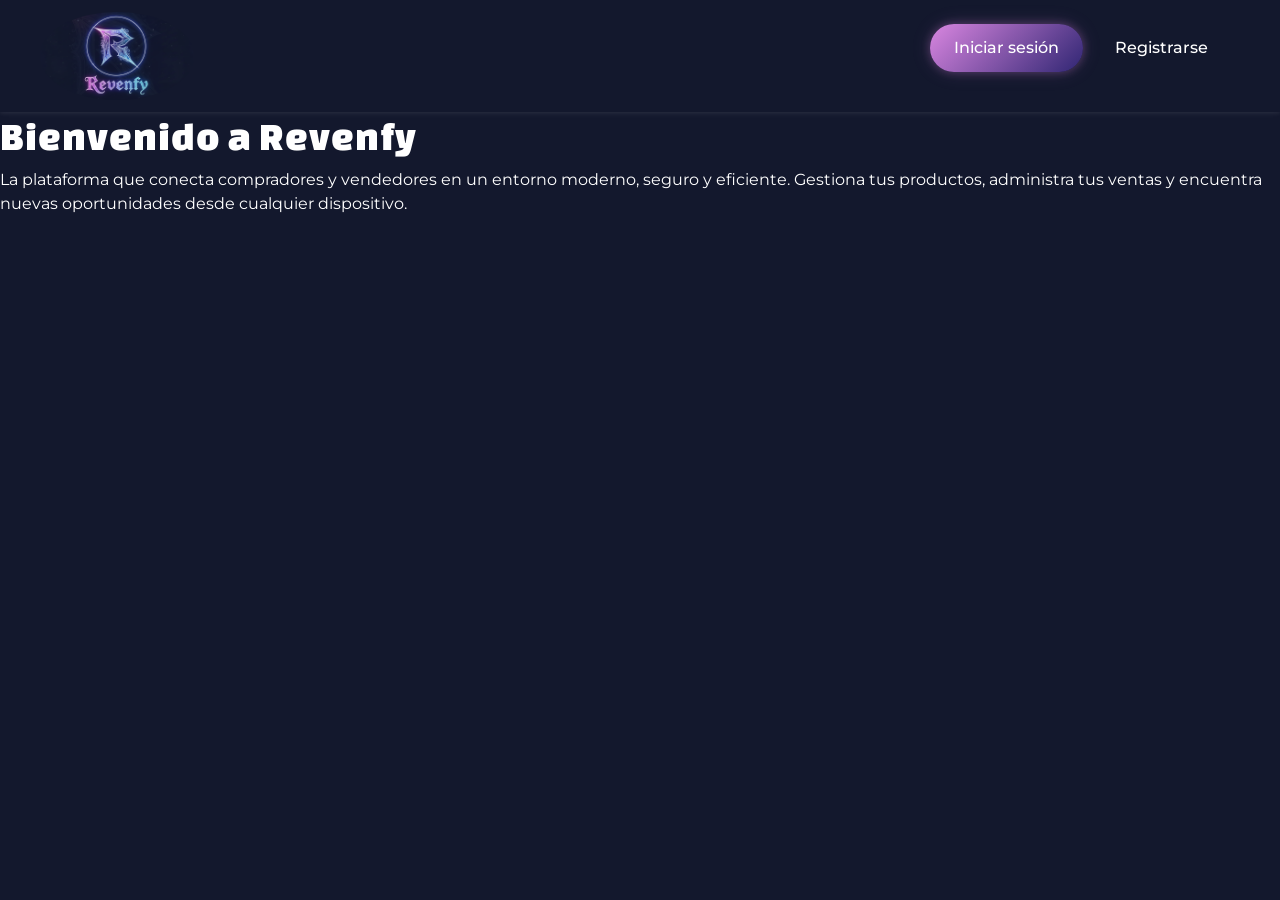
<file: HTML_CSS/HTML_CSS/Revenfy/index.html>
<!DOCTYPE html>
<html lang="es">
<head>
    <meta charset="UTF-8">
    <meta name="viewport" content="width=device-width, initial-scale=1.0">
    <title>Revenfy</title>

    <link href="https://cdn.jsdelivr.net/npm/bootstrap@5.3.8/dist/css/bootstrap.min.css" rel="stylesheet">
    <link rel="stylesheet" href="styles.css">
    <link rel="icon" type="image/png" href="Revenfy.png">
    <link rel="preconnect" href="https://fonts.googleapis.com">
<link rel="preconnect" href="https://fonts.gstatic.com" crossorigin>
<link href="https://fonts.googleapis.com/css2?family=Changa+One:ital@0;1&family=Montserrat:ital,wght@0,100..900;1,100..900&display=swap" rel="stylesheet">
</head>
<body>

<header>

    <nav>
        <div class="nav-container">

            <a href="index.html">
                <img src="Revenfy.png" alt="Revenfy - Logotipo Oficial">
            </a>

            <!-- Botón hamburguesa -->
            <button
                class="menu-btn"
                id="menuBtn"
                aria-label="Abrir menú de navegación"
                aria-expanded="false">
                ☰
            </button>

            <ul class="nav-links" id="navlinks">
                <li>
                    <a href="login.html" class="btn-login">
                        Iniciar sesión
                    </a>
                </li>

                <li>
                    <a href="registrarse.html" class="btn-register">
                        Registrarse
                    </a>
                </li>
            </ul>

        </div>
    </nav>

</header>

<!-- SECCIÓN PRINCIPAL -->
<main class="hero">

    <div class="hero-content">

        <h1>
            Bienvenido a Revenfy
        </h1>

        <p>
            La plataforma que conecta compradores y vendedores
            en un entorno moderno, seguro y eficiente.
            Gestiona tus productos, administra tus ventas
            y encuentra nuevas oportunidades desde cualquier dispositivo.
        </p>
    </div>

</main>

<script src="js/script.js"></script>

</body>
</html>
</file>
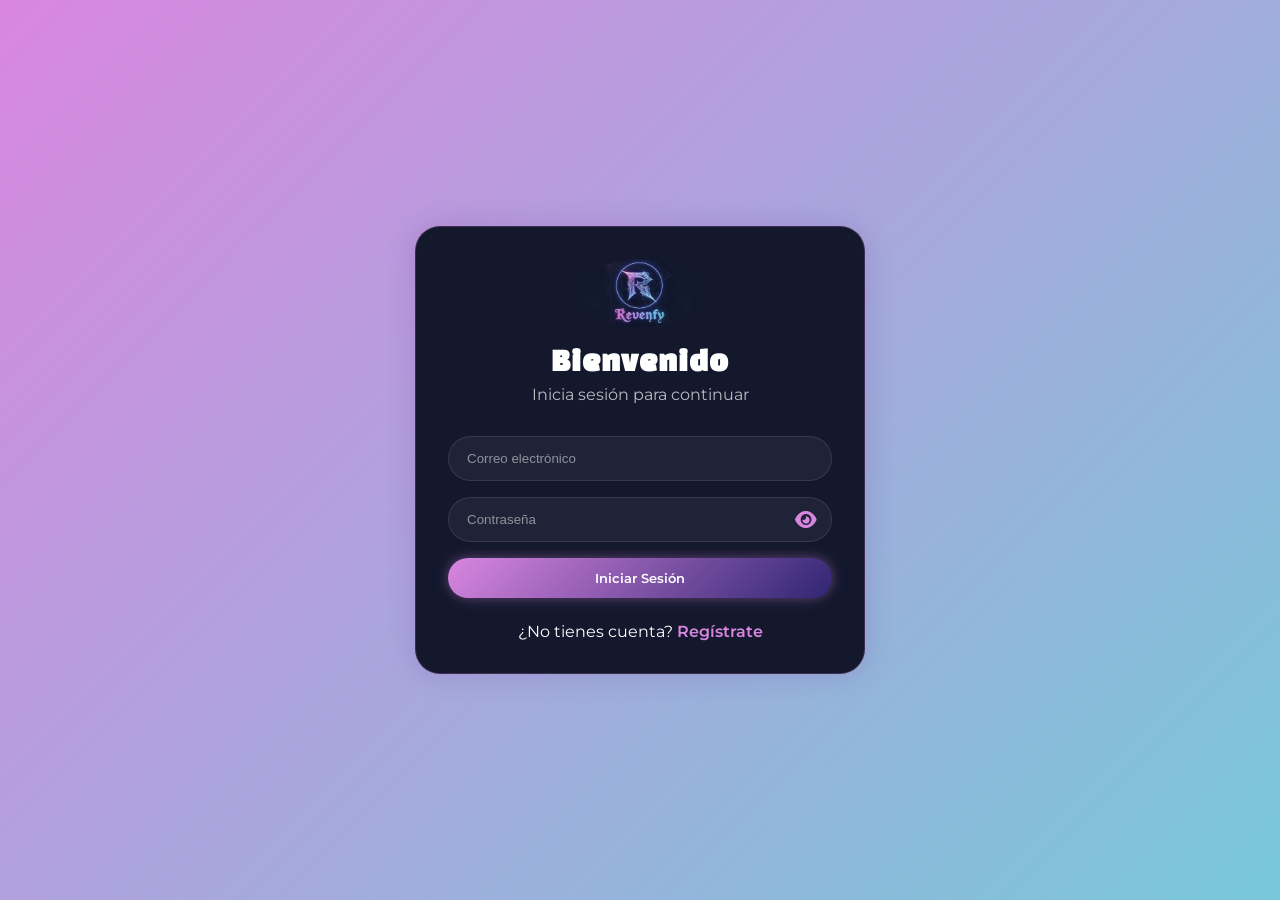
<file: HTML_CSS/HTML_CSS/Revenfy/dashboard.html>
<!DOCTYPE html>
<html lang="es">
<head>
    <meta charset="UTF-8">
    <meta name="viewport" content="width=device-width, initial-scale=1.0">
    <title>Dashboard - Revenfy</title>

    <link rel="stylesheet" href="styles.css">
    <link rel="icon" href="Revenfy.png">

    <link rel="stylesheet"
    href="https://cdn.jsdelivr.net/npm/bootstrap-icons@1.11.3/font/bootstrap-icons.min.css">
    <link rel="preconnect" href="https://fonts.googleapis.com">
<link rel="preconnect" href="https://fonts.gstatic.com" crossorigin>
<link href="https://fonts.googleapis.com/css2?family=Changa+One:ital@0;1&family=Montserrat:ital,wght@0,100..900;1,100..900&display=swap" rel="stylesheet">
</head>

<body>

<script>
if(localStorage.getItem("sesion") !== "activa"){
    window.location.href = "login.html";
}
</script>

<!-- =======================
     NAVBAR MOBILE CORRECTO
======================= -->

   <div class="mobile-navbar">

    <button class="dash-menu-hamburger"
        onclick="
            document.getElementById('dashSidebar').classList.toggle('open');
            document.getElementById('sidebarOverlay').classList.toggle('visible');
        ">
        <i class="bi bi-list"></i>
    </button>

</div>


<!-- =======================
        DASHBOARD
======================= -->
<div class="dashboard">

    <!-- Overlay -->
<div class="sidebar-overlay" id="sidebarOverlay"></div>
    <!-- SIDEBAR -->
    <aside class="sidebar" id="dashSidebar">

        <div class="logo">
            <img src="Revenfy.png" alt="Revenfy">
        </div>

        <ul>
            <li class="active-item">
                <i class="bi bi-house-door"></i>
                Inicio
            </li>

            <li>
                <i class="bi bi-box-seam"></i>
                Productos
            </li>

            <li>
                <i class="bi bi-receipt"></i>
                Pedidos
            </li>

            <li>
                <i class="bi bi-person"></i>
                Perfil
            </li>
        </ul>

        <button onclick="cerrarSesion()" class="logout">
            Cerrar sesión
        </button>

    </aside>

    <!-- MAIN -->
    <main class="main">

        <h1 id="tituloDashboard">
            Bienvenido a Revenfy
        </h1>


        <!-- COMPRADOR -->
        <div id="dashboardComprador" style="display:none;">
            <div class="cards">
                <div class="card">
                    <h3>Favoritos</h3>
                    <p class="card-data">12 productos</p>
                </div>

                <div class="card">
                    <h3>Carrito</h3>
                    <p class="card-data">3 productos</p>
                </div>

                <div class="card">
                    <h3>Compras</h3>
                    <p class="card-data">8 realizadas</p>
                </div>
            </div>
        </div>

        <!-- VENDEDOR -->
        <div id="dashboardVendedor" style="display:none;">
            <div class="cards">
                <div class="card">
                    <h3>Ventas</h3>
                    <p class="card-data">120 hoy</p>
                </div>

                <div class="card">
                    <h3>Productos</h3>
                    <p class="card-data">45 activos</p>
                </div>

                <div class="card">
                    <h3>Pedidos</h3>
                    <p class="card-data">18 nuevos</p>
                </div>
            </div>
        </div>

               <!-- AMBOS -->
        <div id="dashboardAmbos" style="display:none;">
            <div class="cards">

                <div class="card">
                    <h3>Compras</h3>
                    <p class="card-data">8 realizadas</p>
                </div>

                <div class="card">
                    <h3>Ventas</h3>
                    <p class="card-data">120 hoy</p>
                </div>

                <div class="card">
                    <h3>Estadísticas</h3>
                    <p class="card-data">Actividad completa</p>
                </div>

            </div>
        </div>

    </main>

</div>

<script src="js/dashboard.js"></script>

</body>
</html>
</file>
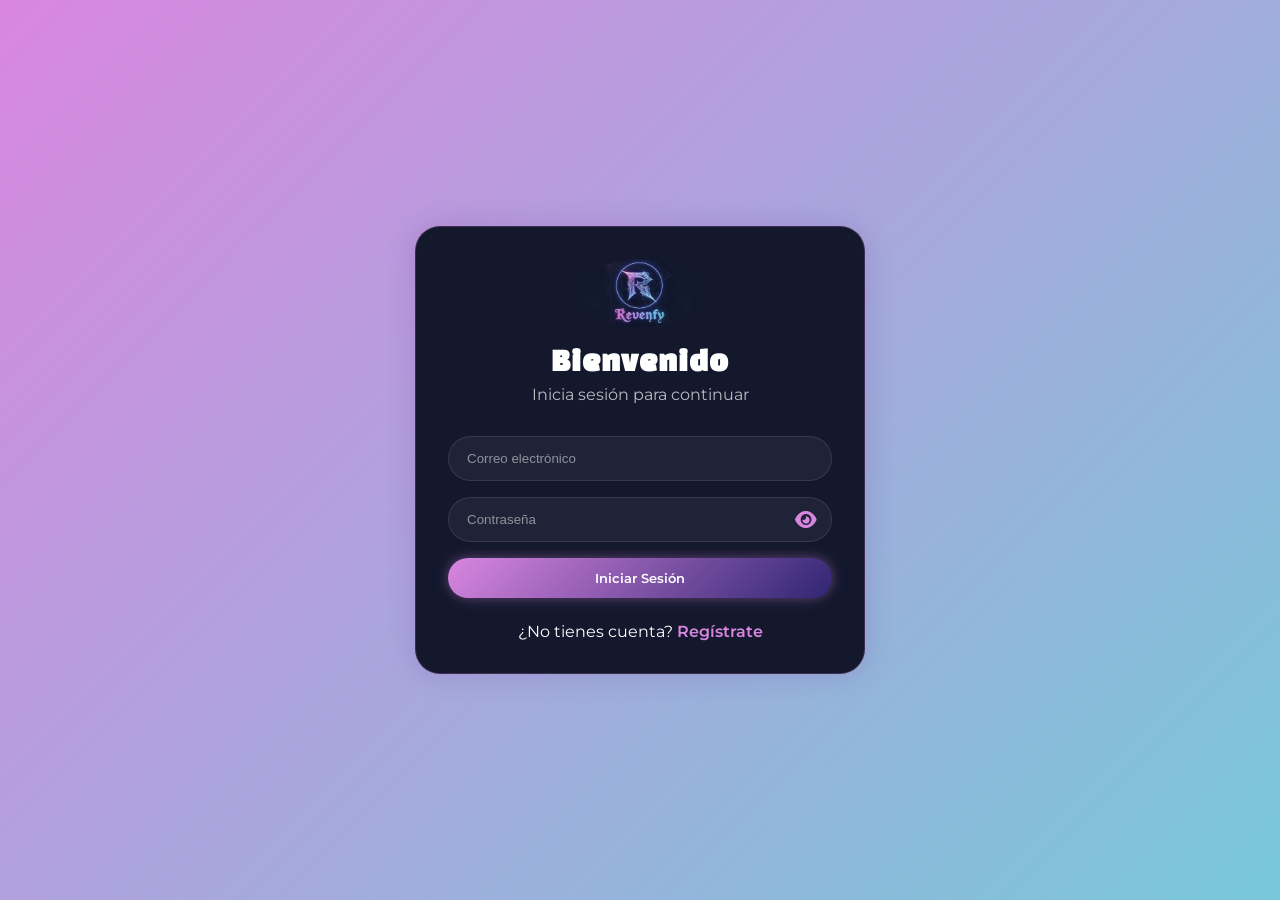
<file: HTML_CSS/HTML_CSS/Revenfy/login.html>
<!DOCTYPE html>
<html lang="es">
<head>
    <meta charset="UTF-8">
    <meta name="viewport" content="width=device-width, initial-scale=1.0">
    <title>Iniciar Sesión - Revenfy</title>
    <!-- Agregamos CDN de FontAwesome para el ícono del ojo -->
    <link rel="stylesheet" href="https://cdnjs.cloudflare.com/ajax/libs/font-awesome/6.0.0/css/all.min.css">
    <link rel="stylesheet" href="styles.css">
    <link rel="icon" type="image/png" href="Revenfy.png">
    <link rel="preconnect" href="https://fonts.googleapis.com">
<link rel="preconnect" href="https://fonts.gstatic.com" crossorigin>
<link href="https://fonts.googleapis.com/css2?family=Changa+One:ital@0;1&family=Montserrat:ital,wght@0,100..900;1,100..900&display=swap" rel="stylesheet">
</head>
<body>

<div class="login-page">

    <div class="login-card">

        <!-- MEJORA 1: Logo enlazado al inicio -->
        <a href="index.html" title="Volver al inicio">
            <img src="Revenfy.png" alt="Logo Revenfy">
        </a>

        <h1>Bienvenido</h1>
        <p>Inicia sesión para continuar</p>

        <form id="loginForm" class="login-form">

            <!-- MEJORA 3 y 4: Autocomplete y Aria-Label -->
            <input
                type="email"
                id="correo"
                placeholder="Correo electrónico"
                autocomplete="username"
                aria-label="Correo electrónico"
                required
            >

            <!-- MEJORA 2: Implementación de tu estructura CSS para contraseña -->
            <div class="password-container">
                <input
                    type="password"
                    id="password"
                    placeholder="Contraseña"
                    autocomplete="current-password"
                    aria-label="Contraseña"
                    required
                >
                <button type="button" class="toggle-password" id="togglePassword" aria-label="Mostrar u ocultar contraseña">
                    <i class="fas fa-eye"></i>
                </button>
            </div>

            <button type="submit" class="btn-login">
                Iniciar Sesión
            </button>

        </form>

        <div class="login-footer">
            ¿No tienes cuenta?
            <a href="registrarse.html">Regístrate</a>
        </div>

    </div>

</div>

<script src="js/login.js"></script>
</body>
</html>
</file>
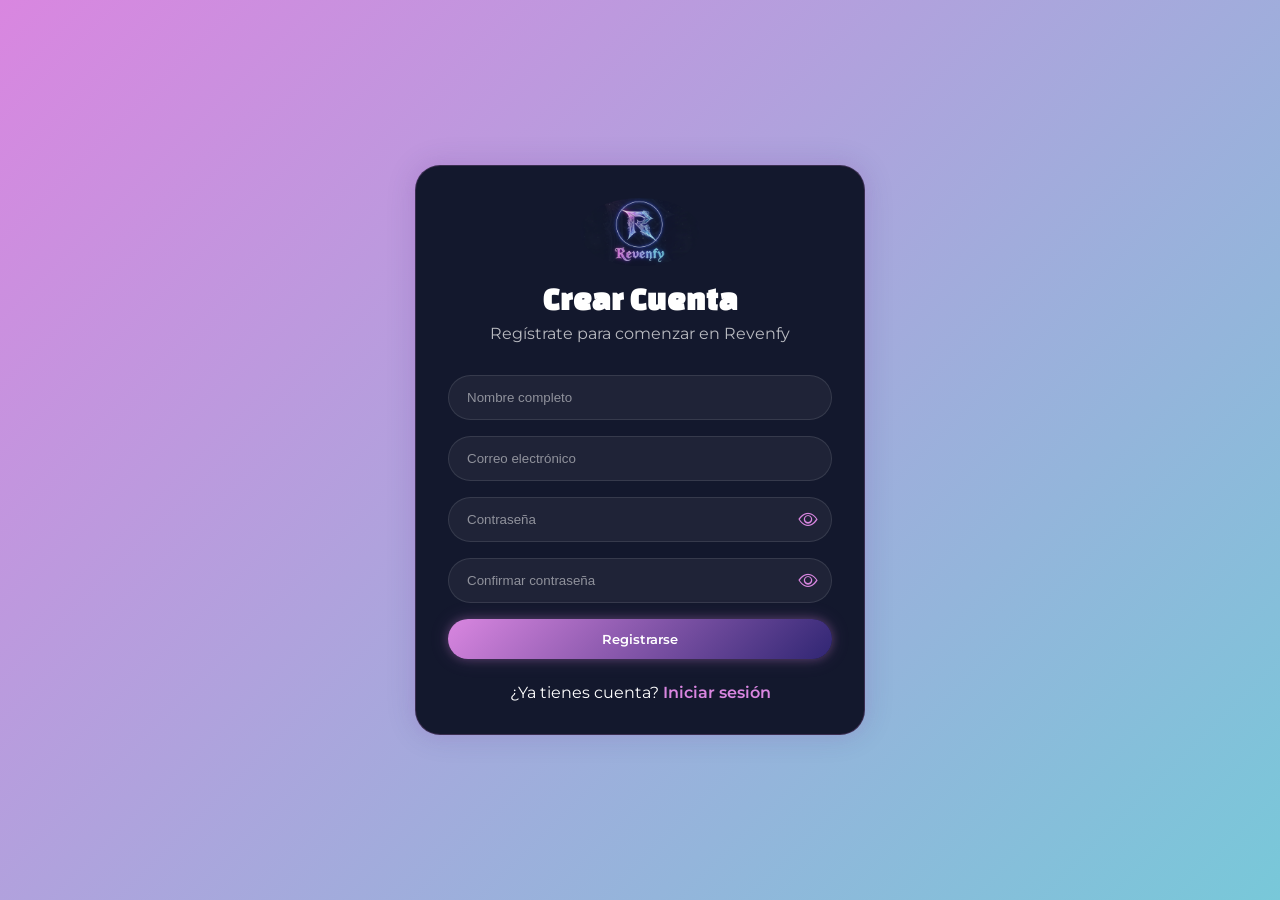
<file: HTML_CSS/HTML_CSS/Revenfy/registrarse.html>
<!DOCTYPE html>
<html lang="es">
<head>
    <meta charset="UTF-8">
    <meta name="viewport" content="width=device-width, initial-scale=1.0">
    <title>Registrarse - Revenfy</title>

    <link rel="stylesheet" href="styles.css">
    <link rel="icon" type="image/png" href="Revenfy.png">
    <link rel="stylesheet"href="https://cdn.jsdelivr.net/npm/bootstrap-icons@1.11.3/font/bootstrap-icons.min.css">
    <link rel="preconnect" href="https://fonts.googleapis.com">
<link rel="preconnect" href="https://fonts.gstatic.com" crossorigin>
<link href="https://fonts.googleapis.com/css2?family=Changa+One:ital@0;1&family=Montserrat:ital,wght@0,100..900;1,100..900&display=swap" rel="stylesheet">
</head>
<body>

<div class="login-page">

    <div class="login-card">

        <img src="Revenfy.png" alt="Logo Revenfy">

        <h1>Crear Cuenta</h1>

        <p>Regístrate para comenzar en Revenfy</p>

        <form id="registroForm" class="login-form">

            <input
                type="text"
                id="nombre"
                placeholder="Nombre completo"
                required
            >

            <input
                type="email"
                id="correo"
                placeholder="Correo electrónico"
                required
            >

           <div class="password-container">

    <input
        type="password"
        id="password"
        placeholder="Contraseña"
        required
    >

    <button
        type="button"
        class="toggle-password"
        onclick="togglePassword('password', this)"
    >
        <i class="bi bi-eye"></i>
    </button>

</div>

<div class="password-container">

    <input
        type="password"
        id="confirmarPassword"
        placeholder="Confirmar contraseña"
        required
    >

    <button
        type="button"
        class="toggle-password"
        onclick="togglePassword('confirmarPassword', this)"
    >
        <i class="bi bi-eye"></i>
    </button>

</div>

            <button type="submit" class="btn-login">
                Registrarse
            </button>

        </form>

        <div class="login-footer">
            ¿Ya tienes cuenta?
            <a href="login.html">Iniciar sesión</a>
        </div>

    </div>

</div>

<script src="js/registrarse.js"></script>

</body>
</html>
</file>
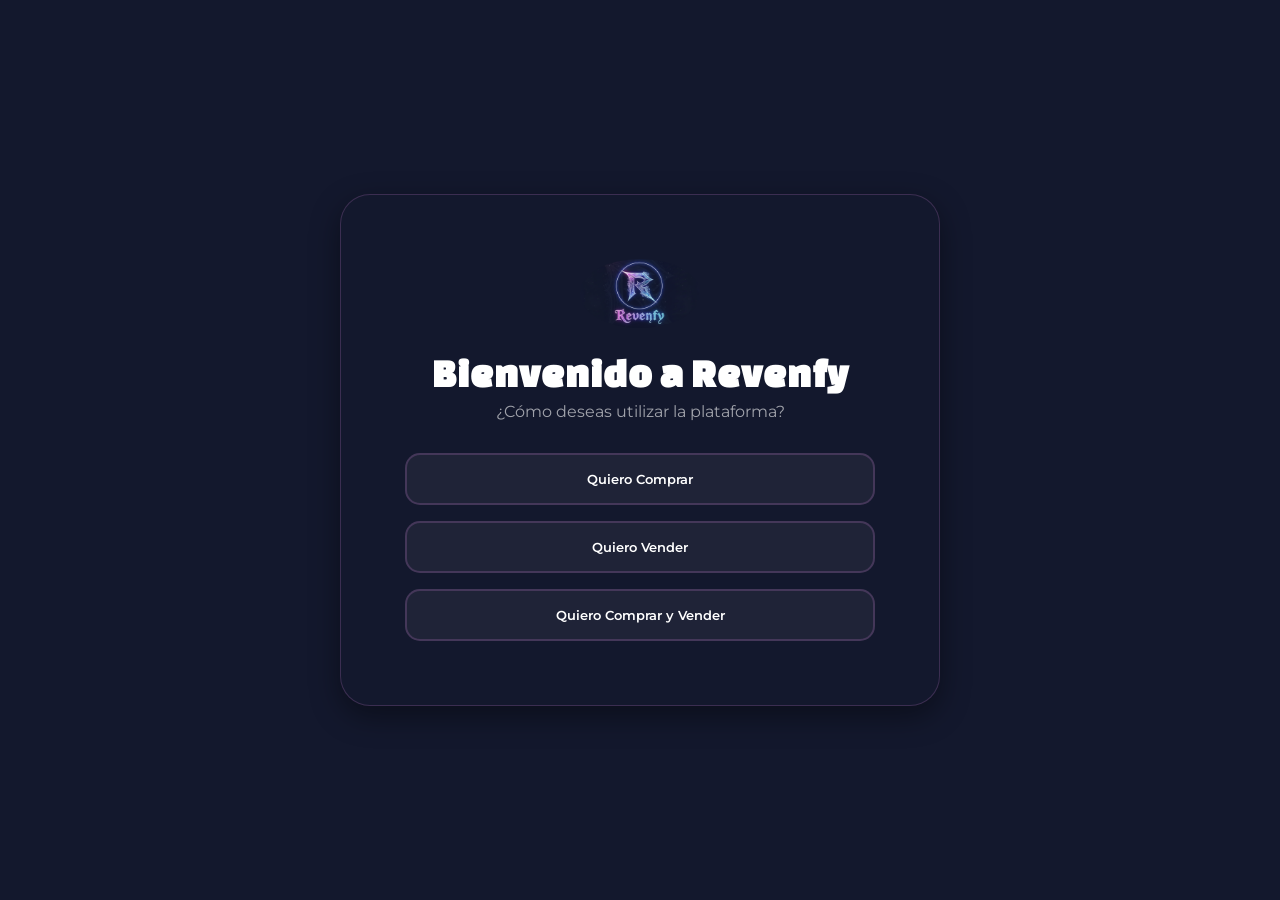
<file: HTML_CSS/HTML_CSS/Revenfy/rol.html>
<!DOCTYPE html>
<html lang="en">
<head>
    <meta charset="UTF-8">
    <meta name="viewport" content="width=device-width, initial-scale=1.0">
    <title>Elige un rol</title>
    <link rel="stylesheet" href="styles.css">
    <link rel="icon" type="image/png" href="Revenfy.png">
    <link rel="preconnect" href="https://fonts.googleapis.com">
<link rel="preconnect" href="https://fonts.gstatic.com" crossorigin>
<link href="https://fonts.googleapis.com/css2?family=Changa+One:ital@0;1&family=Montserrat:ital,wght@0,100..900;1,100..900&display=swap" rel="stylesheet">
</head>
<body>

<section class="role-container">

    <div class="role-card">
        <img src="Revenfy.png" alt="Revenfy">

        <h1>Bienvenido a Revenfy</h1>

        <p>
            ¿Cómo deseas utilizar la plataforma?
        </p>

        <div class="role-options">

            <button class="role-btn comprador" data-rol="comprador">
                Quiero Comprar
            </button>

            <button class="role-btn vendedor" data-rol="vendedor">
                Quiero Vender
            </button>

            <button class="role-btn ambos" data-rol="ambos">
                Quiero Comprar y Vender
            </button>

        </div>

    </div>

</section>

<script src="js/rol.js"></script>


</body>
</html>
</file>
<file: HTML_CSS/HTML_CSS/Revenfy/styles.css>
* {
margin: 0;
padding: 0;
box-sizing: border-box;
}
body {
    font-family: 'Montserrat', sans-serif;
    background-color: #13182D !important;
    color: white;
}

/* Aplicar Changa One solo a los títulos de todas las páginas */
h1, h2, h3, h4, h5, h6 {
    font-family: 'Changa One', cursive;
    letter-spacing: 1px;
}

/* Opcional: Asegurar que los botones también sigan la fuente global */
button, .btn-login, .btn-register {
    font-family: 'Montserrat', sans-serif;
}

img{
    width: clamp(80px, 12vw, 180px);
    height: auto;
    display: block;
    border-radius: 50%;
}

button{
color: white;
}

.btn-login{
    display: block;
    width: 100%;
    text-align: center;
    background: linear-gradient(
        135deg,
        #D986E0,
        #302673
    );
    
    color: white !important;
    text-decoration: none;
    
    padding: 12px 24px;
    border-radius: 50px;
    
    font-weight: 600;
    
    box-shadow:
        0 0 10px rgba(217,134,224,0.3),
        0 0 20px rgba(217,134,224,0.15);

    transition: all 0.3s ease;
}

.btn-login:hover{
    transform: translateY(-2px);

    box-shadow:
        0 0 15px rgba(217,134,224,0.5),
        0 0 30px rgba(217,134,224,0.3);
}

.btn-register{
    padding: 12px 0;
    display: inline-block;
    width: 100%;
    text-align: center;
    color: #D986E0 !important;
    text-decoration: none;
    font-weight: 500;
    transition: color 0.3s ease;
}

.btn-register:hover{
    color: rgba(255, 255, 255, 0.801)!important;
}


.password-container{
    position: relative;
    width: 100%;
}

.password-container input{
    width: 100%;
    padding-right: 50px;
}

.toggle-password{
    position: absolute;
    right: 15px;
    top: 50%;
    transform: translateY(-50%);

    background: transparent;
    border: none;

    cursor: pointer;

    display: flex;
    align-items: center;
    justify-content: center;

    font-size: 1.2rem;
    color: #D986E0;
}

.toggle-password:hover{
    color: #78C8D9;
}

.toggle-password i{
    pointer-events: none;
}

nav{ 
    padding: 0.5rem 2rem;
    box-shadow: 0 1px 5px white;
}

.nav-container{
   
    display: flex;
    justify-content: space-between;
    align-items: center;
    max-width: 1200px;
    margin: 0 auto;
}


.nav-links{
    padding: 1rem 2rem;
    display: flex;
    gap: 2rem;
    list-style: none;
    transition: all 0.3s ease;
}

.menu-btn{
    display: none;
}

.nav-links a {
    text-decoration: none;
    font-weight: 500;
    transition: all 0.2s;
    
}

.nav-links a:hover{
    opacity: 0.8;
    transform: translate(-2px);
    
}

.menu-btn{
    background: none;
    border: none;
    font-size: 1.5rem;
    cursor: pointer;
    display: none;
}

/* LOGIN  */

.login-page{
 background: linear-gradient(
        135deg,
        #D986E0 0%,
        #78C8D9 100%
    );
    min-height: 100vh;
    display: flex;
    justify-content: center;
    align-items: center;
    padding: 2rem;
}

.login-card{
    width: 100%;
    max-width: 450px;

    background: #13182D;

    border: 1px solid rgba(217,134,224,0.2);

    border-radius: 25px;

    padding: 2rem;

    backdrop-filter: blur(10px);

    box-shadow:
        0 0 15px rgba(217,134,224,0.15),
        0 0 30px rgba(48,38,115,0.15);

    text-align: center;
}

.login-card img{
    width: 120px;
    margin: 0 auto 1rem;
}

.login-card h1{
    color: white;
    margin-bottom: .5rem;
}

.login-card p{
    color: rgba(255,255,255,.7);
    margin-bottom: 2rem;
}

.login-form{
    display: flex;
    flex-direction: column;
    gap: 1rem;
}

.login-form input{
    background: rgba(255,255,255,0.05);

    border: 1px solid rgba(255,255,255,0.1);

    border-radius: 50px;

    padding: 14px 18px;

    color: white;

    outline: none;
}

.login-form input:focus{
    border-color: #D986E0;

    box-shadow:
    0 0 10px rgba(217,134,224,0.3);
}

.login-form input::placeholder{
    color: rgba(255,255,255,0.5);
}

.login-form button{
    border: none;
    cursor: pointer;
}

.login-footer{
    margin-top: 1.5rem;
    color: white;
}

.login-footer a{
    color: #D986E0;
    text-decoration: none;
    font-weight: 600;
}


/*  CORRECCIÓN INDEX */
body {
    background-color: #13182D !important;
    color: white;
}

/* Lógica de la Hamburguesa Responsiva  */

/* Por defecto en PC: Ocultamos el botón, mostramos el menú */
.menu-btn {
    display: none; 
    background: none; 
    border: none; 
    color: #D986E0; /* Violeta */
    font-size: 28px; 
    cursor: pointer;
}

/* En móviles (< 768px): Cambiamos el comportamiento */
@media(max-width: 768px) {
    /* 1. Mostramos la hamburguesa */
    .menu-btn {
        display: block;
    }

    /* 2. Ocultamos el menú horizontal original */
    .nav-links {
        display: none; 
        flex-direction: column;
        position: absolute;
        top: 60px; /* Ajusta según la altura de tu nav */
        right: 0;
        background: #13182D;
        width: 100%;
        text-align: center;
        padding: 2rem;
    }

    /* 3. Clase que activará JavaScript para mostrar el menú */
    .nav-links.active {
        display: flex;
    }
}

nav { 
    padding: 0.5rem 2rem;
    background-color: #13182D;
    box-shadow: 0 1px 5px rgba(255,255,255,0.1);
    color: white;
}


.nav-links a {
    text-decoration: none;
    font-weight: 500;
    color: white !important; /* Texto blanco en el Nav */
    transition: all 0.2s;
}

/*  ESTILOS DE REGISTRO */
.btn-register {
    color: #D986E0 !important; /* Violeta por defecto */
    transition: color 0.3s ease;
}

.btn-register:hover {
    color: #808080 !important; /* Gris al pasar el ratón */
}

/*  MANTENIMIENTO DASHBOARD (Sin duplicar)  */
.dashboard { 
    display: flex; 
    min-height: 100vh; 
    background: #13182D; 
    color: white; 
}

.sidebar { 
    width: 250px; 
    background: rgba(48,38,115,0.3); 
    backdrop-filter: blur(10px); 
    padding: 2rem; 
    display: flex; 
    flex-direction: column; 
    gap: 2rem; 
}



/* DASHBOARD */

.dashboard{
    display: flex;
    min-height: 100vh;
    background: #13182D;
    color: white;
}

/* SIDEBAR */
.sidebar{
    width: 250px;
    background: rgba(48,38,115,0.3);
    backdrop-filter: blur(10px);
    padding: 2rem;
    display: flex;
    flex-direction: column;
    gap: 2rem;
    transition: 0.3s ease;
}

.sidebar ul{
    list-style: none;
    display: flex;
    flex-direction: column;
    gap: 1.5rem;
}

.sidebar li{
    cursor: pointer;
    transition: 0.3s;
}

.sidebar li:hover{
    color: #D986E0;
}

/* LOGOUT */
.logout{
    margin-top: auto;
    padding: 10px;
    border: none;
    border-radius: 10px;
    background: #D986E0;
    cursor: pointer;
    color: white;
}

/* MAIN */
.main{
    flex: 1;
    padding: 2rem;
}

.cards{
    display: grid;
    grid-template-columns: repeat(auto-fit, minmax(180px,1fr));
    gap: 1rem;
    margin-top: 2rem;
}

.card{
    background: rgba(255,255,255,0.05);
    padding: 1.5rem;
    border-radius: 15px;
    border: 1px solid rgba(217,134,224,0.2);
}

/* Hamburguesa DASHBOARD (Oculta por defecto en escritorio) */
.dash-menu-hamburger {
    display: none;
    font-size: 28px;
    background: none;
    border: none;
    color: #D986E0;
    cursor: pointer;
    padding: 10px;
}

.sidebar-overlay {
    display: none;
    position: fixed;
    inset: 0;
    background: rgba(0,0,0,0.5);
    z-index: 999;
}

/* RESPONSIVE DASHBOARD */
@media(max-width:768px){
    .dashboard{
        flex-direction: column;
    }
    
    .dash-menu-hamburger {
        display: block;
    }

    .sidebar {
        position: fixed;
        top: 0;
        left: -260px;
        height: 100vh;
        z-index: 1000;
    }

    .sidebar.open {
        left: 0;
    }

    .sidebar-overlay.visible {
        display: block;
    }
}

/*  DASHBOARD */
/* El fondo principal ahora usa el tono del sidebar */
.dashboard { 
    display: flex; 
    min-height: 100vh; 
    background: #1e243f; 
    color: white; 
}

/* El navbar móvil ahora usa el tono del antiguo fondo */
.mobile-navbar { 
    display: none; 
    padding: 10px; 
    background: #13182D; 
}

.dash-menu-hamburger {
    background: none; 
    border: none; 
    color: #D986E0;
    font-size: 28px; 
    cursor: pointer;
}

/* El sidebar ahora usa el color sólido original del dashboard */
.sidebar { 
    width: 250px; 
    background: #13182D; 
    padding: 2rem; 
    display: flex; 
    flex-direction: column; 
    gap: 2rem; 
    transition: 0.3s ease;
    /* Quitamos el blur si ya no queremos transparencia, 
       o déjalo si quieres mantener el efecto sobre el nuevo fondo */
}

.sidebar-overlay {
    display: none; 
    position: fixed; 
    inset: 0; 
    background: rgba(0,0,0,0.5); 
    z-index: 999;
}
.sidebar-overlay.visible { display: block; }

/*  RESPONSIVE DASHBOARD  */
@media(max-width:768px){
    .mobile-navbar { display: block; } 
    
    .dashboard { flex-direction: column; }
    
    .sidebar {
        position: fixed; 
        top: 0; 
        left: -260px; 
        height: 100vh; 
        z-index: 1000;
    }
    .sidebar.open { left: 0; }
}

/* 1. Fondo de la página */
body {
    margin: 0;
    padding: 0;
    min-height: 100vh;
    background-color: #fafbfd; 
}

/* 2. Contenedor principal */
.role-container {
    min-height: 100vh;
    display: flex;
    justify-content: center;
    align-items: center;
    padding: 1rem;
}

/* 3. Tarjeta - Definición base (Escritorio/Grande) */
.role-card {
    background:  #13182D;
    border: 1px solid rgba(217, 134, 224, 0.2);
    border-radius: 30px;
    padding: 3rem;
    width: 90%;
    max-width: 500px;
    text-align: center;
    box-shadow: 0 10px 30px rgba(0, 0, 0, 0.4);
}

.role-card img {
    width: clamp(80px, 15vw, 120px);
    margin: 0 auto 1.5rem;
}

.role-card h1 { font-size: 2rem; color: white; margin-bottom: 0.5rem; }
.role-card p { font-size: 1rem; color: rgba(255, 255, 255, 0.6); margin-bottom: 2rem; }

/*  RESPONSIVIDAD AVANZADA  */

/* >= 1026px (Pantallas grandes) */
@media (min-width: 1026px) {
    .role-card { max-width: 600px; padding: 4rem; }
    .role-card h1 { font-size: 2.5rem; }
}

/* <= 1026px (Tablets y Laptops pequeñas) */
@media (max-width: 1026px) {
    .role-card { padding: 2.5rem; }
}

/* <= 768px (Tablets verticales y móviles grandes) */
@media (max-width: 768px) {
    .role-card { width: 95%; padding: 2rem; }
    .role-card h1 { font-size: 1.8rem; }
}

/* <= 480px (Móviles pequeños) */
@media (max-width: 480px) {
    .role-card { padding: 1.5rem; border-radius: 20px; }
    .role-card h1 { font-size: 1.4rem; }
    .role-btn { padding: 0.8rem; }
}

/*  ESTILOS DE BOTONES  */
.role-options { display: flex; flex-direction: column; gap: 1rem; }
.role-btn {
    background: rgba(255, 255, 255, 0.05);
    border: 2px solid rgba(217, 134, 224, 0.2);
    color: white;
    padding: 1rem;
    border-radius: 15px;
    cursor: pointer;
    font-weight: 600;
    transition: all 0.3s ease;
}

.role-btn:hover { border-color: #D986E0; background: rgba(217, 134, 224, 0.1); transform: translateY(-3px); }
.role-btn.selected { background: linear-gradient(135deg, #D986E0, #302673); border-color: transparent; }


/* --- Lógica Hamburguesa Responsiva --- */
@media (max-width: 768px) {
    /* 1. Mostramos la hamburguesa solo en móvil */
    .menu-btn {
        display: block !important;
        color: #D986E0; /* Violeta */
        background: none;
        border: none;
        font-size: 28px;
        cursor: pointer;
    }

    /* 2. Ocultamos el menú por defecto en móvil */
    .nav-links {
        display: none; 
        flex-direction: column;
        position: absolute;
        top: 60px;
        right: 0;
        background: #13182D;
        width: 100%;
        padding: 2rem;
        text-align: center;
        box-shadow: 0 5px 10px rgba(0,0,0,0.3);
    }

    /* 3. Clase que JS activará para desplegar */
    .nav-links.active {
        display: flex;
    }
}

/* ESTILOS QUE YA TENÍAS Y NO QUIERES PERDER */
/*  (Tus estilos de Dashboard y Rol se mantienen igual) ... */

/* ESTILOS EXCLUSIVOS PARA EL INDEX (Encapsulados) */
.index-page body {
    background-color: #13182D !important;
}

.index-page nav { 
    padding: 0.5rem 2rem;
    background-color: #13182D;
    box-shadow: 0 1px 5px rgba(255,255,255,0.1);
}

.index-page .nav-links { 
    display: flex; 
    gap: 2rem; 
    list-style: none; 
}

.index-page .menu-btn { 
    display: none; 
    color: #D986E0;
}

/* Responsividad solo para el index */
@media (max-width: 768px) {
    .index-page .menu-btn { display: block !important; }
    .index-page .nav-links { 
        display: none; 
        flex-direction: column; 
        position: absolute; 
        top: 60px; 
        right: 0; 
        background: #13182D; 
        width: 100%; 
        padding: 2rem; 
        text-align: center; 
    }
    .index-page .nav-links.active { display: flex !important; }
}
</file>
